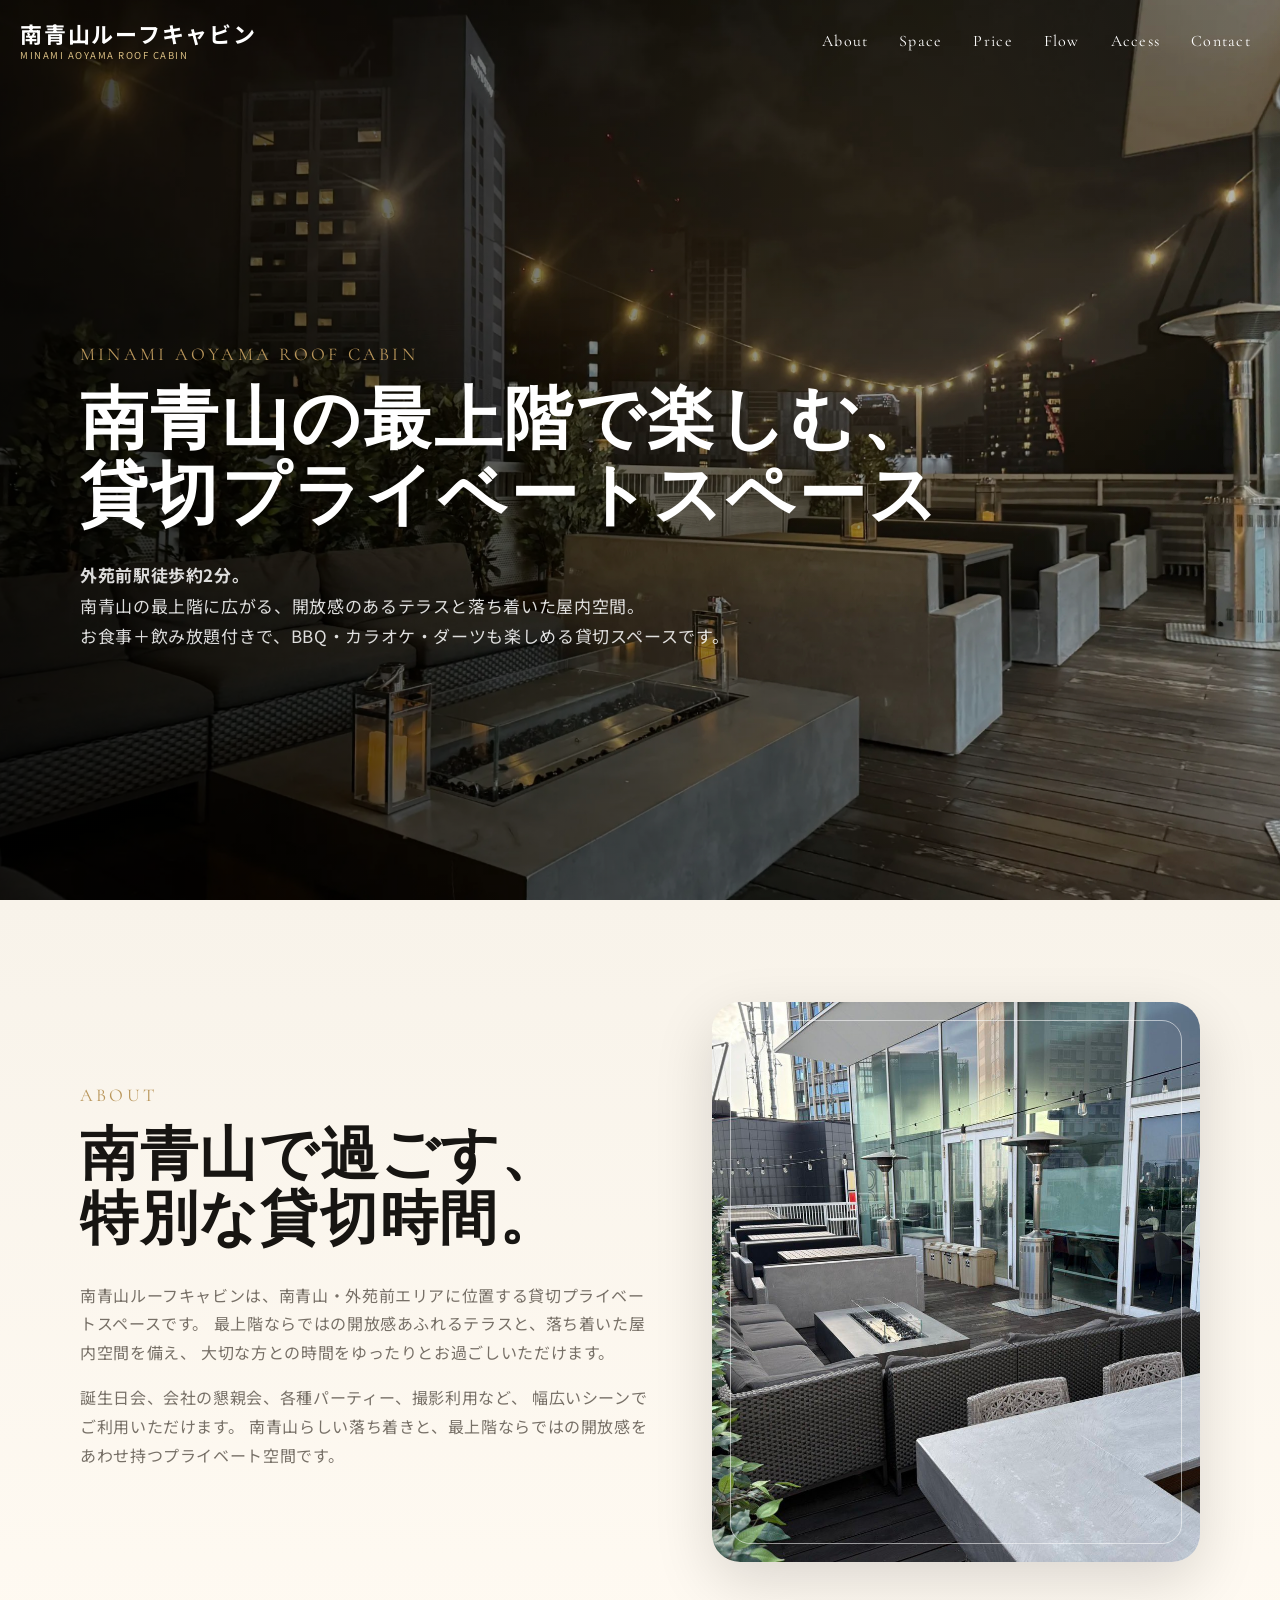
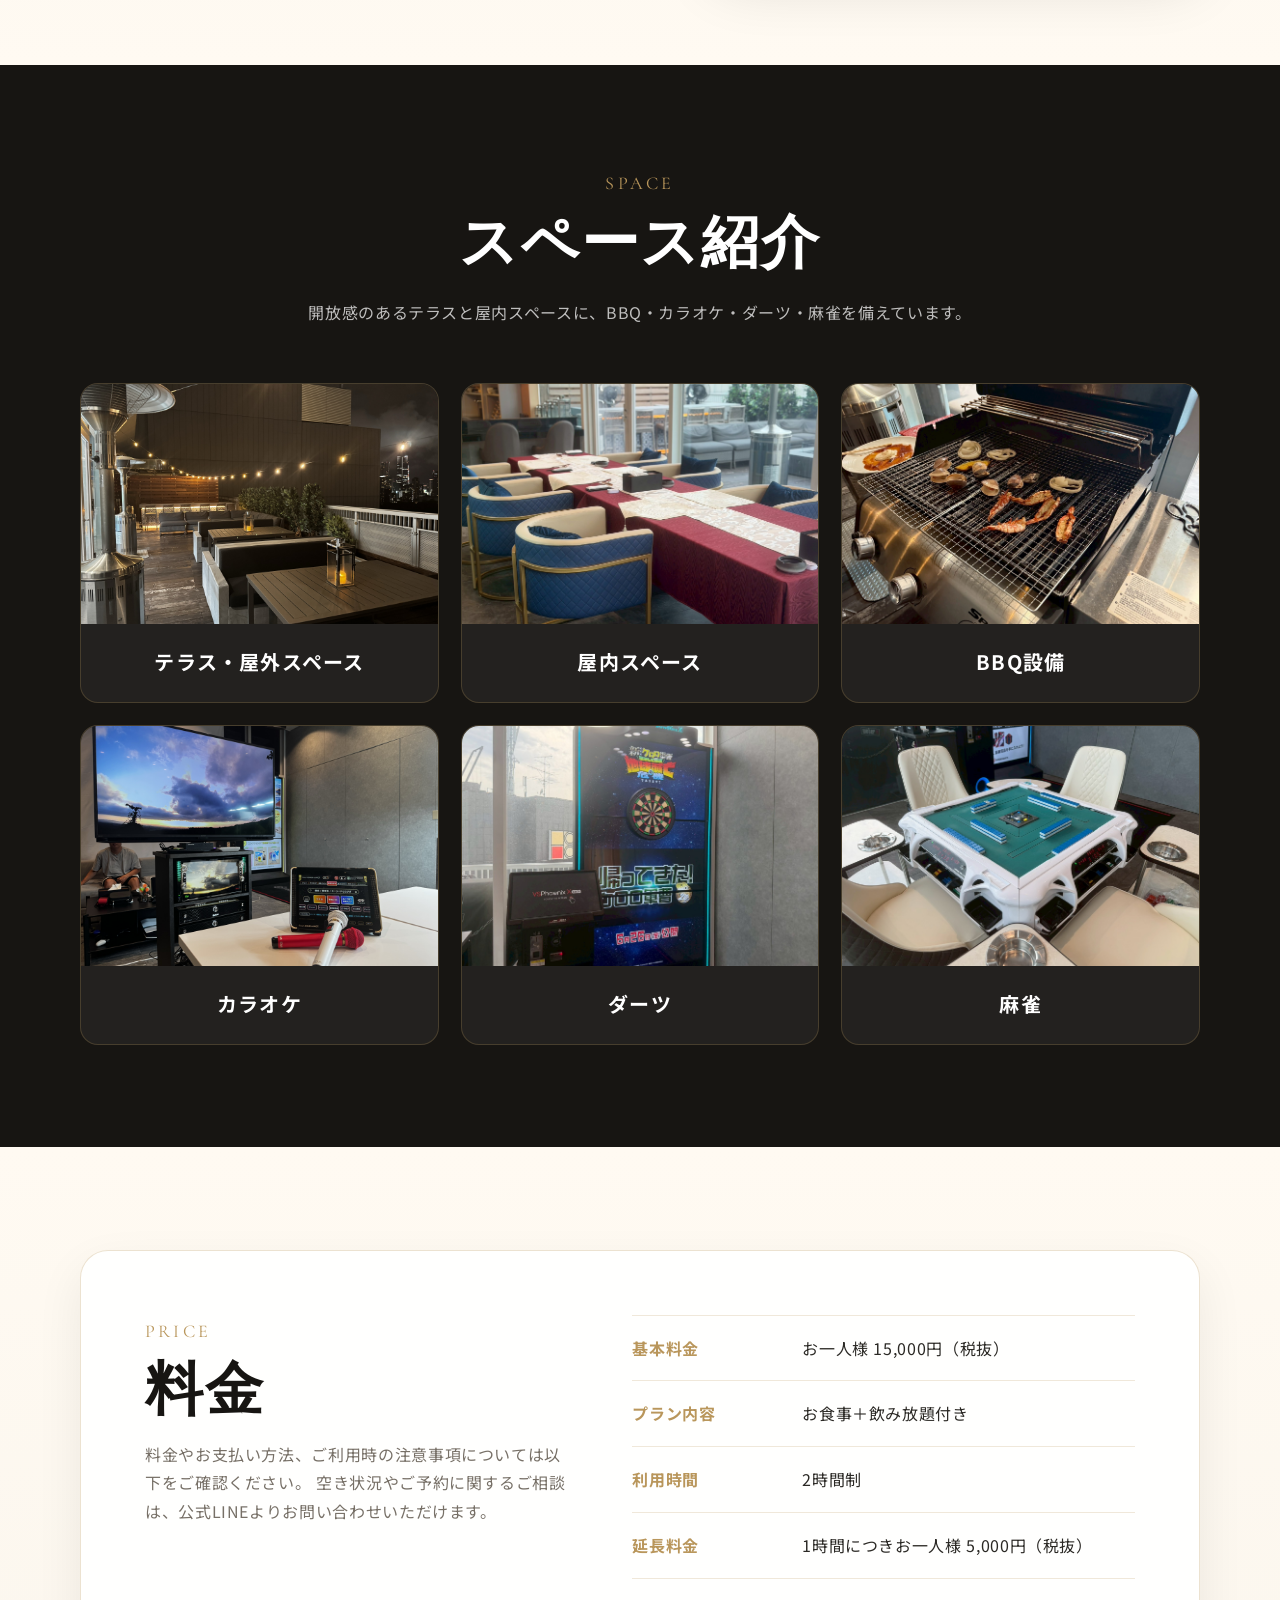
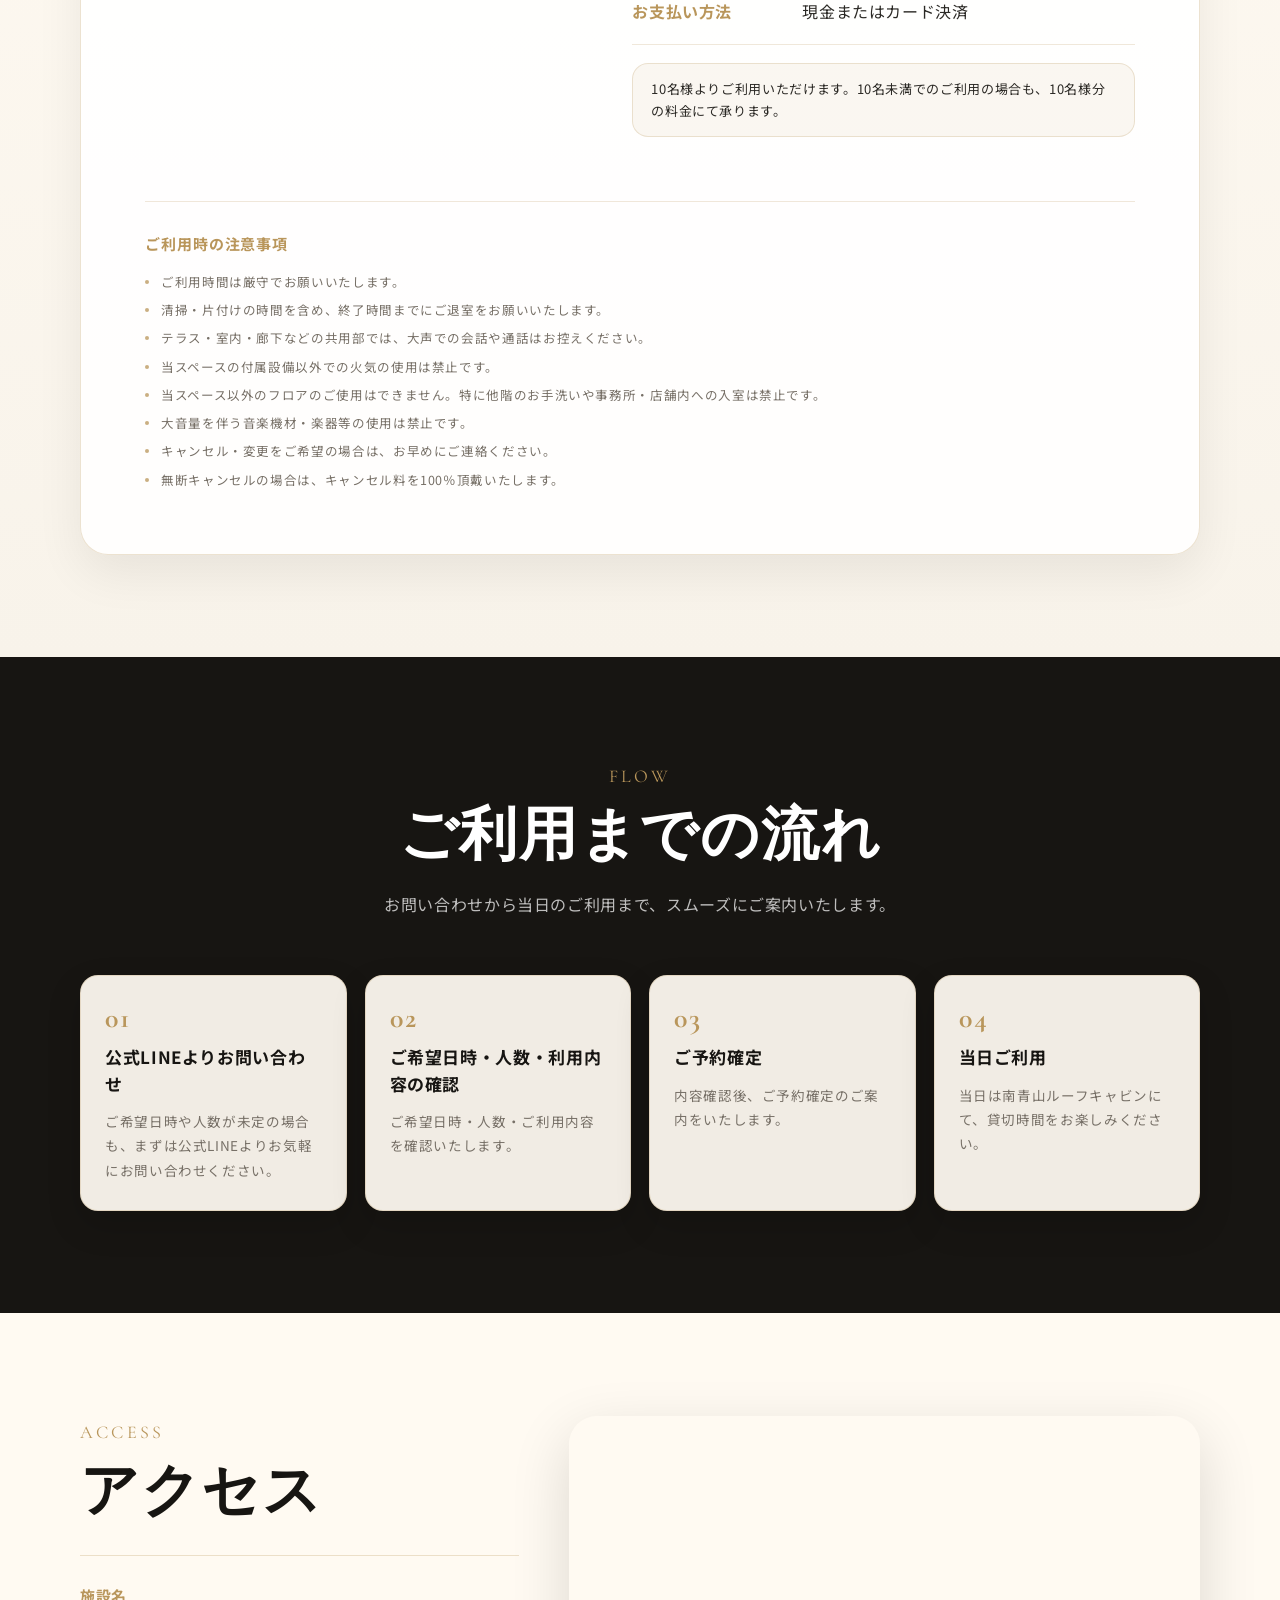
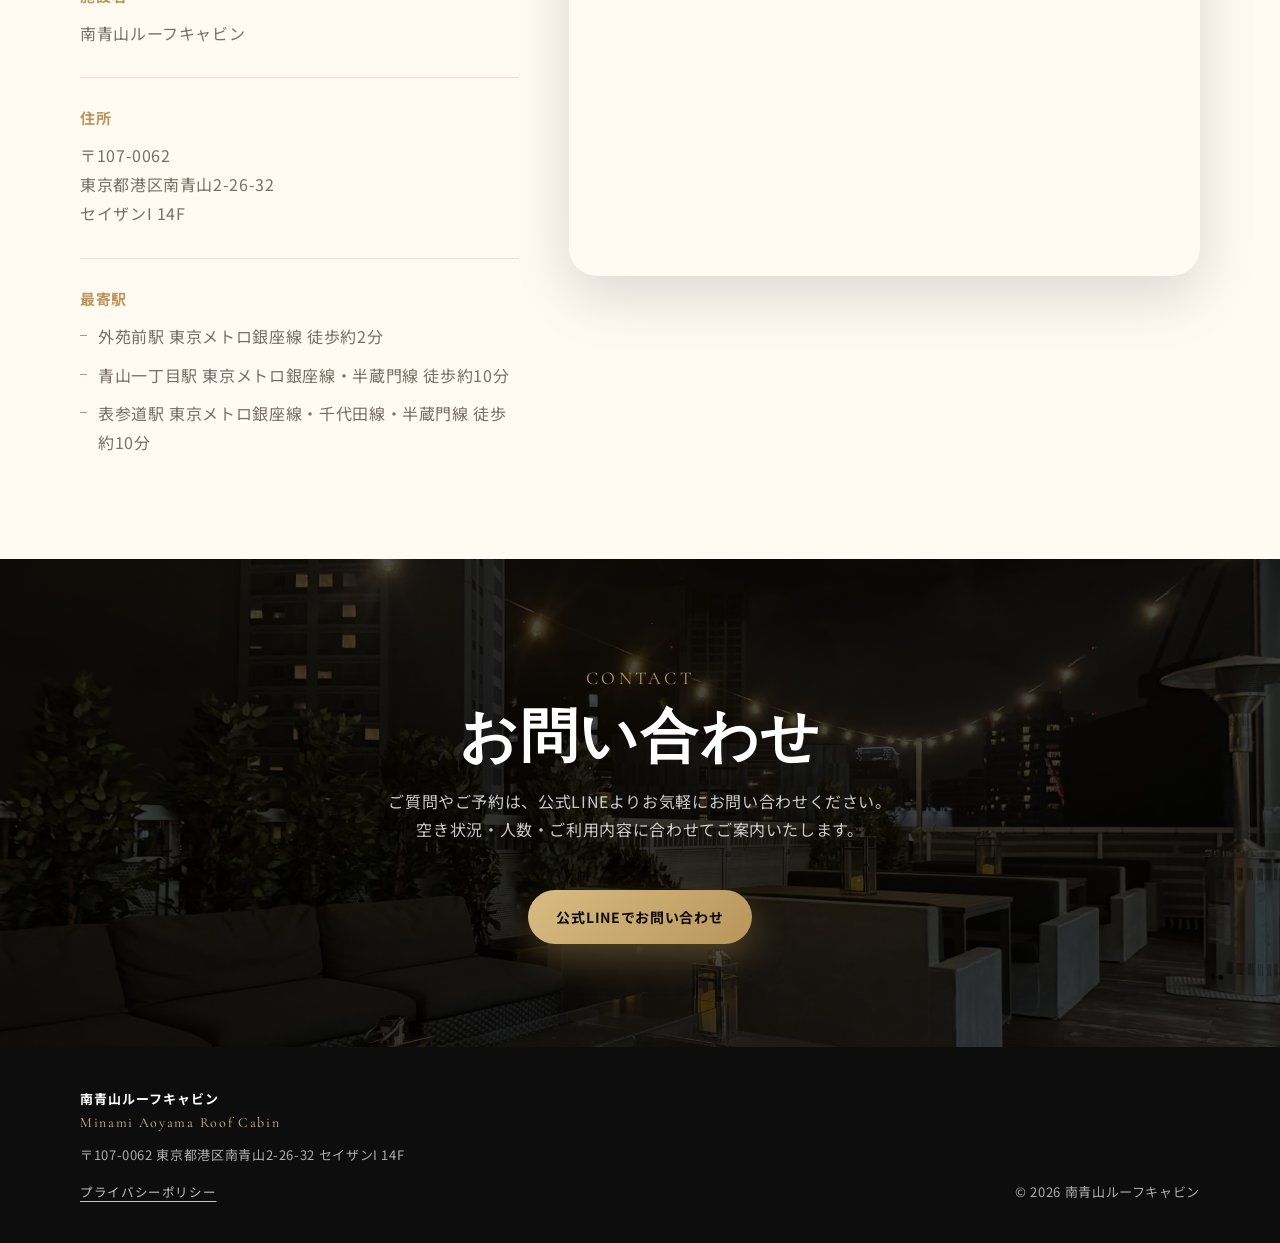
<file: index.html>
<!DOCTYPE html>
<html lang="ja">
<head>
  <meta charset="UTF-8">
  <meta name="viewport" content="width=device-width, initial-scale=1.0">

  <title>南青山ルーフキャビン｜南青山の貸切プライベートスペース</title>
  <meta name="description" content="南青山・外苑前駅徒歩約2分。最上階のテラスと落ち着いた屋内空間を備えた貸切プライベートスペース。BBQ設備、カラオケ、ダーツを楽しめる、お食事＋飲み放題付きプランをご用意しています。">

  <link rel="icon" href="images/favicon.ico">
  <link rel="apple-touch-icon" href="images/apple-touch-icon.png">

  <!--
    OGP設定について：
    現在はGitHub Pagesの仮公開URLを設定しています。
    本番サーバー・サブドメインへ移行後は、以下のURLを本番URLに差し替えてください。

    差し替え対象：
    ・og:url
    ・og:image
    ・twitter:image

    例：
    仮URL：
    https://yanauchi-sayaka.github.io/seizan_mock/

    本番URLに差し替え：
    https://本番サブドメイン/

    差し替え後の例：
    og:url → https://本番サブドメイン/
    og:image → https://本番サブドメイン/images/ogp.jpg
    twitter:image → https://本番サブドメイン/images/ogp.jpg
  -->
  <meta property="og:type" content="website">
  <meta property="og:title" content="南青山ルーフキャビン｜外苑前駅徒歩約2分の貸切スペース">
  <meta property="og:description" content="南青山・外苑前駅徒歩約2分。最上階のテラスと落ち着いた屋内空間を備えた貸切プライベートスペース。BBQ・カラオケ・ダーツも楽しめる、お食事＋飲み放題付きプランをご用意しています。">
  <meta property="og:url" content="https://yanauchi-sayaka.github.io/seizan_mock/">
  <meta property="og:image" content="https://yanauchi-sayaka.github.io/seizan_mock/images/ogp.jpg">
  <meta property="og:site_name" content="南青山ルーフキャビン">

  <meta name="twitter:card" content="summary_large_image">
  <meta name="twitter:title" content="南青山ルーフキャビン｜外苑前駅徒歩約2分の貸切スペース">
  <meta name="twitter:description" content="南青山・外苑前駅徒歩約2分。最上階テラスと屋内空間を備えた貸切プライベートスペースです。">
  <meta name="twitter:image" content="https://yanauchi-sayaka.github.io/seizan_mock/images/ogp.jpg">

  <link rel="preconnect" href="https://fonts.googleapis.com">
  <link rel="preconnect" href="https://fonts.gstatic.com" crossorigin>
  <link href="https://fonts.googleapis.com/css2?family=Cormorant+Garamond:wght@500;600;700&family=Noto+Sans+JP:wght@400;500;700&display=swap" rel="stylesheet">

  <link rel="stylesheet" href="style.css">
</head>

<body>
  <header class="site-header js-header">
    <div class="header-inner">
      <a href="#top" class="site-logo" aria-label="南青山ルーフキャビン トップへ">
        <span class="logo-main">南青山ルーフキャビン</span>
        <span class="logo-sub">Minami Aoyama Roof Cabin</span>
      </a>

      <button class="menu-toggle js-menu-toggle" type="button" aria-label="メニューを開閉する" aria-expanded="false">
        <span></span>
        <span></span>
        <span></span>
      </button>

      <nav class="global-nav js-nav" aria-label="グローバルナビゲーション">
        <ul>
          <li><a href="#about">About</a></li>
          <li><a href="#facility">Space</a></li>
          <li><a href="#price">Price</a></li>
          <li><a href="#flow">Flow</a></li>
          <li><a href="#access">Access</a></li>
          <li><a href="#contact" class="nav-contact">Contact</a></li>
        </ul>
      </nav>
    </div>
  </header>

  <main id="top">
    <section class="hero">
      <div class="hero-overlay"></div>

      <div class="hero-content">
        <p class="section-label">Minami Aoyama Roof Cabin</p>

        <h1>
          <span>南青山の最上階で楽しむ、</span>
          <span class="hero-title-last">貸切プライベートスペース</span>
        </h1>

        <p class="hero-text">
          <strong>外苑前駅徒歩約2分。</strong><br>
          南青山の最上階に広がる、開放感のあるテラスと落ち着いた屋内空間。<br>
          お食事＋飲み放題付きで、BBQ・カラオケ・ダーツも楽しめる貸切スペースです。
        </p>
      </div>
    </section>

    <section id="about" class="section about-section">
      <div class="container about-grid">
        <div class="about-text">
          <p class="section-label">About</p>
          <h2 class="section-title">南青山で過ごす、<br>特別な貸切時間。</h2>

          <p>
            南青山ルーフキャビンは、南青山・外苑前エリアに位置する貸切プライベートスペースです。
            最上階ならではの開放感あふれるテラスと、落ち着いた屋内空間を備え、
            大切な方との時間をゆったりとお過ごしいただけます。
          </p>

          <p>
            誕生日会、会社の懇親会、各種パーティー、撮影利用など、
            幅広いシーンでご利用いただけます。
            南青山らしい落ち着きと、最上階ならではの開放感をあわせ持つプライベート空間です。
          </p>
        </div>

        <div class="about-image">
          <picture>
            <source media="(max-width: 768px)" srcset="images/about.jpg">
            <img src="images/about.jpg" alt="南青山ルーフキャビンの室内イメージ" loading="lazy">
          </picture>
        </div>
      </div>
    </section>

    <section id="facility" class="section facility-section">
      <div class="container">
        <div class="section-heading">
          <p class="section-label">Space</p>
          <h2 class="section-title">スペース紹介</h2>
          <p class="section-lead">
            開放感のあるテラスと屋内スペースに、BBQ・カラオケ・ダーツ・麻雀を備えています。
          </p>
        </div>

        <div class="facility-grid">
          <article class="facility-card">
            <div class="facility-image facility-image--terrace">
              <picture>
                <source media="(max-width: 768px)" srcset="images/terrace.jpg">
                <img src="images/terrace.jpg" alt="テラス・屋外スペース" loading="lazy">
              </picture>
            </div>
            <div class="facility-body">
              <h3>テラス・屋外スペース</h3>
            </div>
          </article>

          <article class="facility-card">
            <div class="facility-image facility-image--indoor">
              <picture>
                <source media="(max-width: 768px)" srcset="images/indoor.jpg">
                <img src="images/indoor.jpg" alt="屋内スペース" loading="lazy">
              </picture>
            </div>
            <div class="facility-body">
              <h3>屋内スペース</h3>
            </div>
          </article>

          <article class="facility-card">
            <div class="facility-image facility-image--bbq">
              <picture>
                <source media="(max-width: 768px)" srcset="images/bbq.jpg">
                <img src="images/bbq.jpg" alt="BBQ設備" loading="lazy">
              </picture>
            </div>
            <div class="facility-body">
              <h3>BBQ設備</h3>
            </div>
          </article>

          <article class="facility-card">
            <div class="facility-image facility-image--karaoke">
              <picture>
                <source media="(max-width: 768px)" srcset="images/karaoke.jpg">
                <img src="images/karaoke.jpg" alt="カラオケ" loading="lazy">
              </picture>
            </div>
            <div class="facility-body">
              <h3>カラオケ</h3>
            </div>
          </article>

          <article class="facility-card">
            <div class="facility-image facility-image--darts">
              <picture>
                <source media="(max-width: 768px)" srcset="images/darts.jpg">
                <img src="images/darts.jpg" alt="ダーツ" loading="lazy">
              </picture>
            </div>
            <div class="facility-body">
              <h3>ダーツ</h3>
            </div>
          </article>

          <article class="facility-card">
            <div class="facility-image facility-image--mahjong">
              <picture>
                <source media="(max-width: 768px)" srcset="images/mahjong.jpg">
                <img src="images/mahjong.jpg" alt="麻雀" loading="lazy">
              </picture>
            </div>
            <div class="facility-body">
              <h3>麻雀</h3>
            </div>
          </article>
        </div>
      </div>
    </section>

    <section id="price" class="section price-section">
      <div class="container price-box">
        <div class="price-text">
          <p class="section-label">Price</p>
          <h2 class="section-title">料金</h2>
          <p>
            料金やお支払い方法、ご利用時の注意事項については以下をご確認ください。
            空き状況やご予約に関するご相談は、公式LINEよりお問い合わせいただけます。
          </p>
        </div>

        <div class="price-list">
          <dl>
            <div>
              <dt>基本料金</dt>
              <dd>お一人様 15,000円（税抜）</dd>
            </div>

            <div>
              <dt>プラン内容</dt>
              <dd>お食事＋飲み放題付き</dd>
            </div>

            <div>
              <dt>利用時間</dt>
              <dd>2時間制</dd>
            </div>

            <div>
              <dt>延長料金</dt>
              <dd>1時間につきお一人様 5,000円（税抜）</dd>
            </div>

            <div>
              <dt>お支払い方法</dt>
              <dd>現金またはカード決済</dd>
            </div>
          </dl>

          <p class="price-minimum-note">
            10名様よりご利用いただけます。10名未満でのご利用の場合も、10名様分の料金にて承ります。
          </p>
        </div>

        <div class="price-notes">
          <h3>ご利用時の注意事項</h3>
          <ul>
            <li>ご利用時間は厳守でお願いいたします。</li>
            <li>清掃・片付けの時間を含め、終了時間までにご退室をお願いいたします。</li>
            <li>テラス・室内・廊下などの共用部では、大声での会話や通話はお控えください。</li>
            <li>当スペースの付属設備以外での火気の使用は禁止です。</li>
            <li>当スペース以外のフロアのご使用はできません。特に他階のお手洗いや事務所・店舗内への入室は禁止です。</li>
            <li>大音量を伴う音楽機材・楽器等の使用は禁止です。</li>
            <li>キャンセル・変更をご希望の場合は、お早めにご連絡ください。</li>
            <li>無断キャンセルの場合は、キャンセル料を100％頂戴いたします。</li>
          </ul>
        </div>
      </div>
    </section>

    <section id="flow" class="section flow-section">
      <div class="container">
        <div class="section-heading">
          <p class="section-label">Flow</p>
          <h2 class="section-title">ご利用までの流れ</h2>
          <p class="section-lead">
            お問い合わせから当日のご利用まで、スムーズにご案内いたします。
          </p>
        </div>

        <div class="flow-grid">
          <article class="flow-card">
            <p class="flow-number">01</p>
            <h3>公式LINEよりお問い合わせ</h3>
            <p>ご希望日時や人数が未定の場合も、まずは公式LINEよりお気軽にお問い合わせください。</p>
          </article>

          <article class="flow-card">
            <p class="flow-number">02</p>
            <h3>ご希望日時・人数・利用内容の確認</h3>
            <p>ご希望日時・人数・ご利用内容を確認いたします。</p>
          </article>

          <article class="flow-card">
            <p class="flow-number">03</p>
            <h3>ご予約確定</h3>
            <p>内容確認後、ご予約確定のご案内をいたします。</p>
          </article>

          <article class="flow-card">
            <p class="flow-number">04</p>
            <h3>当日ご利用</h3>
            <p>当日は南青山ルーフキャビンにて、貸切時間をお楽しみください。</p>
          </article>
        </div>
      </div>
    </section>

    <section id="access" class="section access-section">
      <div class="container access-grid">
        <div class="access-info">
          <p class="section-label">Access</p>
          <h2 class="section-title">アクセス</h2>

          <div class="access-block">
            <h3>施設名</h3>
            <p>南青山ルーフキャビン</p>
          </div>

          <div class="access-block">
            <h3>住所</h3>
            <p>
              〒107-0062<br>
              東京都港区南青山2-26-32<br>
              セイザンI 14F
            </p>
          </div>

          <div class="access-block">
            <h3>最寄駅</h3>
            <ul class="station-list">
              <li>
                <span class="station-name">外苑前駅</span>
                <span class="station-detail">東京メトロ銀座線 徒歩約2分</span>
              </li>
              <li>
                <span class="station-name">青山一丁目駅</span>
                <span class="station-detail">東京メトロ銀座線・半蔵門線 徒歩約10分</span>
              </li>
              <li>
                <span class="station-name">表参道駅</span>
                <span class="station-detail">東京メトロ銀座線・千代田線・半蔵門線 徒歩約10分</span>
              </li>
            </ul>
          </div>
        </div>

        <div class="map-area">
          <iframe
            src="https://www.google.com/maps?q=%E6%9D%B1%E4%BA%AC%E9%83%BD%E6%B8%AF%E5%8C%BA%E5%8D%97%E9%9D%92%E5%B1%B12-26-32%20%E3%82%BB%E3%82%A4%E3%82%B6%E3%83%B3I%2014F&z=17&output=embed"
            width="600"
            height="450"
            style="border:0;"
            allowfullscreen=""
            loading="lazy"
            referrerpolicy="no-referrer-when-downgrade"
            title="南青山ルーフキャビンの地図">
          </iframe>
        </div>
      </div>
    </section>

    <section id="contact" class="section contact-section">
      <div class="container contact-box">
        <p class="section-label">Contact</p>
        <h2 class="section-title">お問い合わせ</h2>
        <p>
          ご質問やご予約は、公式LINEよりお気軽にお問い合わせください。<br>
          空き状況・人数・ご利用内容に合わせてご案内いたします。
        </p>

        <a href="https://lin.ee/RI3RDkY" class="btn btn-primary js-line-link" target="_blank" rel="noopener">公式LINEでお問い合わせ</a>
      </div>
    </section>
  </main>

  <footer class="site-footer">
    <div class="container footer-inner">
      <div>
        <p class="footer-logo">南青山ルーフキャビン</p>
        <p class="footer-sub">Minami Aoyama Roof Cabin</p>
        <p>〒107-0062 東京都港区南青山2-26-32 セイザンI 14F</p>

        <div class="footer-links">
          <a href="privacy.html">プライバシーポリシー</a>
        </div>
      </div>

      <p class="copyright">
        &copy; <span class="js-year"></span> 南青山ルーフキャビン
      </p>
    </div>
  </footer>

  <script src="script.js"></script>
</body>
</html>
</file>
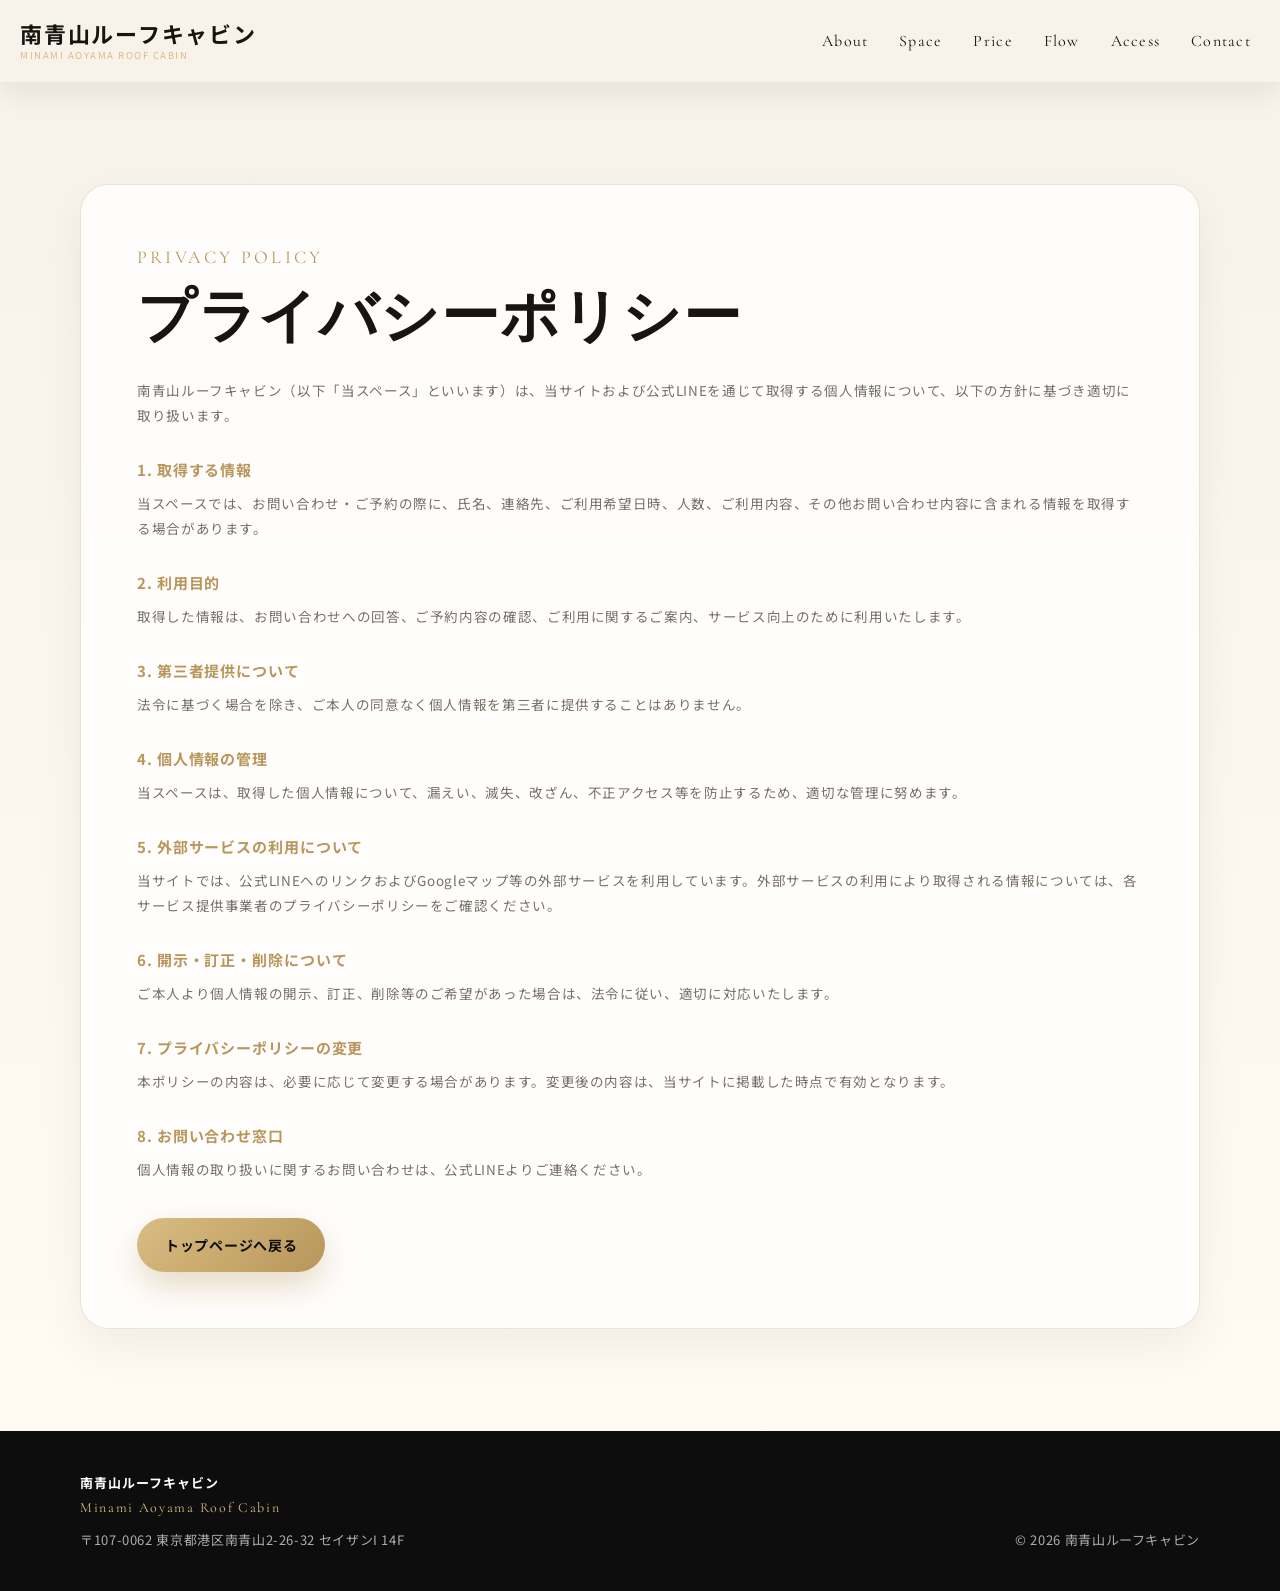
<file: privacy.html>
<!DOCTYPE html>
<html lang="ja">
<head>
  <meta charset="UTF-8">
  <meta name="viewport" content="width=device-width, initial-scale=1.0">

  <title>プライバシーポリシー｜南青山ルーフキャビン</title>
  <meta name="description" content="南青山ルーフキャビンのプライバシーポリシーです。お問い合わせ・ご予約時に取得する個人情報の取り扱いについて記載しています。">

  <link rel="icon" href="images/favicon.ico">
  <link rel="apple-touch-icon" href="images/apple-touch-icon.png">

  <meta property="og:type" content="website">
  <meta property="og:title" content="プライバシーポリシー｜南青山ルーフキャビン">
  <meta property="og:description" content="南青山ルーフキャビンのプライバシーポリシーです。">
  <meta property="og:url" content="https://yanauchi-sayaka.github.io/seizan_mock/privacy.html">
  <meta property="og:image" content="https://yanauchi-sayaka.github.io/seizan_mock/images/ogp.jpg">
  <meta property="og:site_name" content="南青山ルーフキャビン">

  <meta name="twitter:card" content="summary_large_image">
  <meta name="twitter:title" content="プライバシーポリシー｜南青山ルーフキャビン">
  <meta name="twitter:description" content="南青山ルーフキャビンのプライバシーポリシーです。">
  <meta name="twitter:image" content="https://yanauchi-sayaka.github.io/seizan_mock/images/ogp.jpg">

  <link rel="preconnect" href="https://fonts.googleapis.com">
  <link rel="preconnect" href="https://fonts.gstatic.com" crossorigin>
  <link href="https://fonts.googleapis.com/css2?family=Cormorant+Garamond:wght@500;600;700&family=Noto+Sans+JP:wght@400;500;700&display=swap" rel="stylesheet">

  <link rel="stylesheet" href="style.css">
</head>

<body class="sub-page">
  <header class="site-header js-header">
    <div class="header-inner">
      <a href="index.html" class="site-logo" aria-label="南青山ルーフキャビン トップへ">
        <span class="logo-main">南青山ルーフキャビン</span>
        <span class="logo-sub">Minami Aoyama Roof Cabin</span>
      </a>

      <button class="menu-toggle js-menu-toggle" type="button" aria-label="メニューを開閉する" aria-expanded="false">
        <span></span>
        <span></span>
        <span></span>
      </button>

      <nav class="global-nav js-nav" aria-label="グローバルナビゲーション">
        <ul>
          <li><a href="index.html#about">About</a></li>
          <li><a href="index.html#facility">Space</a></li>
          <li><a href="index.html#price">Price</a></li>
          <li><a href="index.html#flow">Flow</a></li>
          <li><a href="index.html#access">Access</a></li>
          <li><a href="index.html#contact" class="nav-contact">Contact</a></li>
        </ul>
      </nav>
    </div>
  </header>

  <main class="sub-page-main">
    <section class="section privacy-page-section">
      <div class="container privacy-box">
        <p class="section-label">Privacy Policy</p>
        <h1 class="section-title">プライバシーポリシー</h1>

        <div class="privacy-content">
          <p>
            南青山ルーフキャビン（以下「当スペース」といいます）は、当サイトおよび公式LINEを通じて取得する個人情報について、以下の方針に基づき適切に取り扱います。
          </p>

          <h2>1. 取得する情報</h2>
          <p>
            当スペースでは、お問い合わせ・ご予約の際に、氏名、連絡先、ご利用希望日時、人数、ご利用内容、その他お問い合わせ内容に含まれる情報を取得する場合があります。
          </p>

          <h2>2. 利用目的</h2>
          <p>
            取得した情報は、お問い合わせへの回答、ご予約内容の確認、ご利用に関するご案内、サービス向上のために利用いたします。
          </p>

          <h2>3. 第三者提供について</h2>
          <p>
            法令に基づく場合を除き、ご本人の同意なく個人情報を第三者に提供することはありません。
          </p>

          <h2>4. 個人情報の管理</h2>
          <p>
            当スペースは、取得した個人情報について、漏えい、滅失、改ざん、不正アクセス等を防止するため、適切な管理に努めます。
          </p>

          <h2>5. 外部サービスの利用について</h2>
          <p>
            当サイトでは、公式LINEへのリンクおよびGoogleマップ等の外部サービスを利用しています。外部サービスの利用により取得される情報については、各サービス提供事業者のプライバシーポリシーをご確認ください。
          </p>

          <h2>6. 開示・訂正・削除について</h2>
          <p>
            ご本人より個人情報の開示、訂正、削除等のご希望があった場合は、法令に従い、適切に対応いたします。
          </p>

          <h2>7. プライバシーポリシーの変更</h2>
          <p>
            本ポリシーの内容は、必要に応じて変更する場合があります。変更後の内容は、当サイトに掲載した時点で有効となります。
          </p>

          <h2>8. お問い合わせ窓口</h2>
          <p>
            個人情報の取り扱いに関するお問い合わせは、公式LINEよりご連絡ください。
          </p>
        </div>

        <div class="privacy-actions">
          <a href="index.html" class="btn btn-primary">トップページへ戻る</a>
        </div>
      </div>
    </section>
  </main>

  <footer class="site-footer">
    <div class="container footer-inner">
      <div>
        <p class="footer-logo">南青山ルーフキャビン</p>
        <p class="footer-sub">Minami Aoyama Roof Cabin</p>
        <p>〒107-0062 東京都港区南青山2-26-32 セイザンI 14F</p>
      </div>

      <p class="copyright">
        &copy; <span class="js-year"></span> 南青山ルーフキャビン
      </p>
    </div>
  </footer>

  <script src="script.js"></script>
</body>
</html>
</file>
<file: style.css>
/* =========================
  基本設定
========================= */
:root {
  --color-black: #0d0d0d;
  --color-dark: #171512;
  --color-white: #ffffff;
  --color-cream: #f8f3ea;
  --color-beige: #d8c7a6;
  --color-gold: #b9965b;
  --color-gold-light: #d8bd82;
  --color-text: #2b2925;
  --color-muted: #777067;
  --color-border: rgba(185, 150, 91, 0.28);

  --font-serif: "Cormorant Garamond", serif;
  --font-sans: "Noto Sans JP", sans-serif;

  --header-height: 82px;
  --radius-large: 28px;
  --radius-medium: 18px;
  --shadow: 0 20px 60px rgba(0, 0, 0, 0.14);
}

*,
*::before,
*::after {
  box-sizing: border-box;
}

html {
  scroll-behavior: smooth;
  overflow-x: hidden;
}

body {
  margin: 0;
  font-family: var(--font-sans);
  color: var(--color-text);
  background: var(--color-cream);
  line-height: 1.8;
  letter-spacing: 0.04em;
  overflow-x: hidden;
}

body.is-menu-open {
  overflow: hidden;
  height: 100svh;
}

img,
picture {
  max-width: 100%;
  display: block;
}

img {
  height: auto;
}

a {
  color: inherit;
  text-decoration: none;
}

button {
  font-family: inherit;
}

ul,
ol {
  margin: 0;
  padding: 0;
}

li {
  list-style: none;
}

section {
  scroll-margin-top: var(--header-height);
}

.container {
  width: min(1120px, calc(100% - 40px));
  margin: 0 auto;
}

.section {
  padding: clamp(72px, 8vw, 110px) 0;
}

.section-label {
  margin: 0 0 12px;
  font-family: var(--font-serif);
  font-size: clamp(15px, 1.6vw, 18px);
  color: var(--color-gold);
  letter-spacing: 0.18em;
  text-transform: uppercase;
}

.section-title {
  margin: 0;
  font-family: var(--font-serif);
  font-size: clamp(34px, 4.5vw, 58px);
  line-height: 1.12;
  color: var(--color-dark);
  letter-spacing: 0.03em;
}

.section-lead {
  max-width: 720px;
  margin: 22px auto 0;
  color: var(--color-muted);
}

.section-heading {
  text-align: center;
  margin-bottom: clamp(36px, 5vw, 56px);
}

/* =========================
  ボタン
========================= */
.btn {
  display: inline-flex;
  align-items: center;
  justify-content: center;
  max-width: 100%;
  min-height: 54px;
  padding: 0 28px;
  border-radius: 999px;
  font-size: 14px;
  font-weight: 700;
  letter-spacing: 0.05em;
  text-align: center;
  line-height: 1.45;
  transition: transform 0.25s ease, box-shadow 0.25s ease, background 0.25s ease, color 0.25s ease;
}

.btn:hover {
  transform: translateY(-2px);
}

.btn-primary {
  color: var(--color-black);
  background: linear-gradient(135deg, var(--color-gold-light), var(--color-gold));
  box-shadow: 0 14px 34px rgba(185, 150, 91, 0.35);
}

.btn-primary:hover {
  box-shadow: 0 18px 42px rgba(185, 150, 91, 0.45);
}

/* =========================
  Header
========================= */
.site-header {
  position: fixed;
  top: 0;
  left: 0;
  z-index: 1000;
  width: 100%;
  height: var(--header-height);
  color: var(--color-white);
  transition: background 0.25s ease, box-shadow 0.25s ease, color 0.25s ease;
}

.site-header.is-scrolled,
.site-header.is-menu-open,
.sub-page .site-header {
  color: var(--color-dark);
  background: rgba(248, 243, 234, 0.94);
  box-shadow: 0 10px 30px rgba(0, 0, 0, 0.08);
  backdrop-filter: blur(12px);
}

.header-inner {
  width: min(1240px, calc(100% - 40px));
  height: 100%;
  margin: 0 auto;
  display: flex;
  align-items: center;
  justify-content: space-between;
  gap: 24px;
}

.site-logo {
  display: inline-flex;
  flex-direction: column;
  line-height: 1.1;
  flex-shrink: 0;
  max-width: 420px;
}

.logo-main {
  font-family: var(--font-sans);
  font-size: 22px;
  font-weight: 700;
  letter-spacing: 0.08em;
  white-space: nowrap;
}

.logo-sub {
  margin-top: 5px;
  font-size: 9.5px;
  letter-spacing: 0.16em;
  text-transform: uppercase;
  color: var(--color-gold-light);
  white-space: nowrap;
}

.global-nav ul {
  display: flex;
  align-items: center;
  gap: clamp(6px, 1vw, 14px);
}

.global-nav a {
  position: relative;
  display: inline-flex;
  align-items: center;
  min-height: 40px;
  padding: 8px 9px;
  border-radius: 999px;
  font-family: var(--font-serif);
  font-size: 16px;
  letter-spacing: 0.08em;
  color: currentColor;
  transition: color 0.25s ease, background 0.25s ease;
}

.global-nav a::after {
  content: "";
  position: absolute;
  left: 14px;
  right: 14px;
  bottom: 5px;
  height: 1px;
  background: var(--color-gold);
  opacity: 0;
  transform: scaleX(0);
  transform-origin: center;
  transition: opacity 0.25s ease, transform 0.25s ease;
}

.global-nav a:hover {
  color: var(--color-gold-light);
  background: rgba(185, 150, 91, 0.12);
}

.site-header.is-scrolled .global-nav a:hover,
.site-header.is-menu-open .global-nav a:hover,
.sub-page .site-header .global-nav a:hover {
  color: var(--color-gold);
}

.global-nav a:hover::after {
  opacity: 1;
  transform: scaleX(1);
}

.nav-contact {
  border: 0;
  background: transparent;
}

.menu-toggle {
  display: none;
}

/* =========================
  First View
========================= */
.hero {
  position: relative;
  min-height: 100svh;
  padding: clamp(128px, 14vw, 170px) 0 clamp(56px, 7vw, 80px);
  display: flex;
  align-items: center;
  color: var(--color-white);
  background-image: url("images/hero.jpg");
  background-size: cover;
  background-position: center;
  overflow: hidden;
}

.hero-overlay {
  position: absolute;
  inset: 0;
  background:
    linear-gradient(90deg, rgba(0, 0, 0, 0.78), rgba(0, 0, 0, 0.46), rgba(0, 0, 0, 0.28)),
    radial-gradient(circle at 70% 20%, rgba(185, 150, 91, 0.22), transparent 38%);
}

.hero-content {
  position: relative;
  z-index: 1;
  width: min(1120px, calc(100% - 40px));
  margin: 0 auto;
}

.hero h1 {
  max-width: 820px;
  margin: 0;
  font-family: var(--font-serif);
  font-size: clamp(44px, 5.3vw, 72px);
  line-height: 1.12;
  letter-spacing: 0.035em;
  word-break: keep-all;
}

.hero h1 span {
  display: block;
}

.hero-title-last {
  white-space: nowrap;
}

.hero-text {
  max-width: 720px;
  margin: 26px 0 0;
  font-size: clamp(15px, 1.5vw, 17px);
  color: rgba(255, 255, 255, 0.86);
}

/* =========================
  About
========================= */
.about-section {
  background:
    linear-gradient(180deg, var(--color-cream), #fffaf2);
}

.about-grid {
  display: grid;
  grid-template-columns: minmax(0, 1fr) minmax(340px, 0.86fr);
  gap: clamp(36px, 5vw, 64px);
  align-items: center;
}

.about-text p:not(.section-label) {
  color: var(--color-muted);
}

.about-text .section-title {
  margin-bottom: 28px;
}

.about-image {
  position: relative;
  border-radius: var(--radius-large);
  overflow: hidden;
  box-shadow: var(--shadow);
}

.about-image::before {
  content: "";
  position: absolute;
  inset: 18px;
  z-index: 1;
  border: 1px solid rgba(255, 255, 255, 0.55);
  border-radius: 20px;
  pointer-events: none;
}

.about-image img {
  width: 100%;
  height: clamp(360px, 45vw, 560px);
  object-fit: cover;
  object-position: center;
}

/* =========================
  Card
========================= */
.facility-card h3,
.flow-card h3 {
  margin: 0 0 14px;
  font-size: clamp(18px, 2vw, 20px);
  color: var(--color-dark);
}

/* =========================
  Facilities
========================= */
.facility-section {
  background: var(--color-dark);
  color: var(--color-white);
}

.facility-section .section-title {
  color: var(--color-white);
}

.facility-section .section-lead {
  color: rgba(255, 255, 255, 0.72);
}

.facility-grid {
  display: grid;
  grid-template-columns: repeat(3, minmax(0, 1fr));
  gap: 22px;
}

.facility-card {
  overflow: hidden;
  border: 1px solid rgba(185, 150, 91, 0.24);
  border-radius: var(--radius-medium);
  background: rgba(255, 255, 255, 0.055);
}

.facility-image,
.facility-image picture {
  width: 100%;
  display: block;
  overflow: hidden;
}

.facility-image img {
  width: 100%;
  height: clamp(210px, 22vw, 240px);
  object-fit: cover;
  object-position: center;
  transition: transform 0.35s ease;
}

.facility-image--terrace img {
  object-position: center center;
}

.facility-image--indoor img {
  object-position: center center;
}

.facility-image--bbq img {
  object-position: center center;
}

.facility-image--karaoke img {
  object-position: center center;
}

.facility-image--darts img {
  object-position: center center;
}

.facility-image--mahjong img {
  object-position: center center;
}

.facility-card:hover .facility-image img {
  transform: scale(1.05);
}

.facility-body {
  padding: 20px 24px 22px;
  text-align: center;
}

.facility-card h3 {
  margin: 0;
  color: var(--color-white);
  letter-spacing: 0.06em;
}

/* =========================
  Price
========================= */
.price-section {
  background:
    linear-gradient(180deg, #fffaf2, var(--color-cream));
  color: var(--color-text);
}

.price-box {
  display: grid;
  grid-template-columns: minmax(0, 0.85fr) minmax(0, 1fr);
  gap: clamp(36px, 5vw, 60px);
  align-items: start;
  padding: clamp(36px, 5vw, 64px);
  border: 1px solid var(--color-border);
  border-radius: var(--radius-large);
  background: rgba(255, 255, 255, 0.9);
  box-shadow: 0 18px 48px rgba(0, 0, 0, 0.07);
}

.price-section .section-title {
  color: var(--color-dark);
}

.price-text p:not(.section-label) {
  color: var(--color-muted);
}

.price-list dl {
  margin: 0;
}

.price-list dl div {
  display: grid;
  grid-template-columns: 150px minmax(0, 1fr);
  gap: 20px;
  padding: 18px 0;
  border-bottom: 1px solid rgba(185, 150, 91, 0.22);
}

.price-list dl div:first-child {
  border-top: 1px solid rgba(185, 150, 91, 0.22);
}

.price-list dt {
  color: var(--color-gold);
  font-weight: 700;
}

.price-list dd {
  margin: 0;
  color: var(--color-text);
}

.price-minimum-note {
  margin: 18px 0 0;
  padding: 14px 18px;
  border: 1px solid rgba(185, 150, 91, 0.24);
  border-radius: 16px;
  color: var(--color-text);
  background: rgba(185, 150, 91, 0.08);
  font-size: 13px;
  line-height: 1.7;
}

.price-notes {
  grid-column: 1 / -1;
  margin-top: 4px;
  padding-top: 28px;
  border-top: 1px solid rgba(185, 150, 91, 0.22);
}

.price-notes h3 {
  margin: 0 0 14px;
  color: var(--color-gold);
  font-size: 15px;
  letter-spacing: 0.06em;
}

.price-notes ul {
  display: grid;
  gap: 7px;
}

.price-notes li {
  position: relative;
  padding-left: 16px;
  color: var(--color-muted);
  font-size: 12.5px;
  line-height: 1.7;
}

.price-notes li::before {
  content: "";
  position: absolute;
  top: 0.72em;
  left: 0;
  width: 4px;
  height: 4px;
  border-radius: 50%;
  background: var(--color-gold);
  opacity: 0.76;
}

/* =========================
  Flow
========================= */
.flow-section {
  background: var(--color-dark);
  color: var(--color-white);
}

.flow-section .section-title {
  color: var(--color-white);
}

.flow-section .section-lead {
  color: rgba(255, 255, 255, 0.72);
}

.flow-grid {
  display: grid;
  grid-template-columns: repeat(4, minmax(0, 1fr));
  gap: 18px;
}

.flow-card {
  min-height: 100%;
  padding: 28px 24px;
  border: 1px solid rgba(185, 150, 91, 0.24);
  border-radius: var(--radius-medium);
  background: rgba(255, 250, 242, 0.94);
  box-shadow: 0 14px 34px rgba(0, 0, 0, 0.16);
}

.flow-number {
  margin: 0 0 12px;
  font-family: var(--font-serif);
  color: var(--color-gold);
  font-size: 28px;
  font-weight: 700;
  line-height: 1;
  letter-spacing: 0.08em;
}

.flow-card h3 {
  margin-bottom: 12px;
  font-size: 17px;
  line-height: 1.55;
}

.flow-card p:not(.flow-number) {
  margin: 0;
  color: var(--color-muted);
  font-size: 13.5px;
}

/* =========================
  Access
========================= */
.access-section {
  background: #fffaf2;
}

.access-grid {
  display: grid;
  grid-template-columns: minmax(0, 0.82fr) minmax(0, 1.18fr);
  gap: clamp(36px, 5vw, 50px);
  align-items: start;
}

.access-block {
  margin-top: 30px;
  padding-top: 26px;
  border-top: 1px solid var(--color-border);
}

.access-block h3 {
  margin: 0 0 10px;
  font-size: 15px;
  color: var(--color-gold);
}

.access-block p {
  margin: 0;
  color: var(--color-muted);
}

.station-list li {
  position: relative;
  padding-left: 18px;
  margin-top: 10px;
  color: var(--color-muted);
}

.station-list li::before {
  content: "";
  position: absolute;
  left: 0;
  top: 0.82em;
  width: 7px;
  height: 1px;
  background: var(--color-gold);
}

.station-name,
.station-detail {
  display: inline;
}

/* =========================
  Map
========================= */
.map-area {
  overflow: hidden;
  border-radius: var(--radius-large);
  box-shadow: var(--shadow);
  min-height: 460px;
}

.map-area iframe {
  width: 100%;
  height: 460px;
  display: block;
}

/* =========================
  Contact
========================= */
.contact-section {
  position: relative;
  color: var(--color-white);
  background:
    linear-gradient(rgba(0, 0, 0, 0.72), rgba(0, 0, 0, 0.76)),
    url("images/hero.jpg") center / cover;
}

.contact-box {
  max-width: 820px;
  text-align: center;
}

.contact-section .section-title {
  color: var(--color-white);
}

.contact-box p:not(.section-label) {
  color: rgba(255, 255, 255, 0.78);
}

.contact-box .btn {
  margin-top: 30px;
}

/* =========================
  Sub Page / Privacy
========================= */
.sub-page {
  background:
    linear-gradient(180deg, var(--color-cream), #fffaf2);
}

.sub-page-main {
  padding-top: var(--header-height);
}

.privacy-page-section {
  min-height: calc(100svh - var(--header-height));
  background:
    linear-gradient(180deg, var(--color-cream), #fffaf2);
}

.privacy-box {
  padding: clamp(32px, 5vw, 56px);
  border: 1px solid var(--color-border);
  border-radius: var(--radius-large);
  background: rgba(255, 255, 255, 0.82);
  box-shadow: 0 18px 48px rgba(0, 0, 0, 0.06);
}

.privacy-box .section-title {
  color: var(--color-dark);
}

.privacy-content {
  margin-top: 28px;
  color: var(--color-muted);
}

.privacy-content p {
  margin: 0;
  font-size: 13.5px;
  line-height: 1.85;
}

.privacy-content h2 {
  margin: 28px 0 8px;
  color: var(--color-gold);
  font-size: 15px;
  letter-spacing: 0.06em;
}

.privacy-actions {
  margin-top: 36px;
}

/* =========================
  Footer
========================= */
.site-footer {
  padding: 40px 0;
  color: rgba(255, 255, 255, 0.66);
  background: var(--color-black);
}

.footer-inner {
  display: flex;
  justify-content: space-between;
  gap: 30px;
  align-items: flex-end;
}

.footer-logo {
  margin: 0 0 4px;
  font-family: var(--font-sans);
  font-size: 24px;
  font-weight: 700;
  color: var(--color-white);
  letter-spacing: 0.08em;
}

.footer-sub {
  margin: 0 0 8px !important;
  font-family: var(--font-serif);
  color: var(--color-gold-light);
  font-size: 14px !important;
  letter-spacing: 0.12em;
}

.site-footer p {
  margin: 0;
  font-size: 13px;
}

.footer-links {
  display: flex;
  flex-wrap: wrap;
  gap: 14px;
  margin-top: 14px;
}

.footer-links a {
  color: rgba(255, 255, 255, 0.74);
  font-size: 12.5px;
  text-decoration: underline;
  text-underline-offset: 4px;
  transition: color 0.25s ease;
}

.footer-links a:hover {
  color: var(--color-gold-light);
}

.copyright {
  white-space: nowrap;
}

/* =========================
  タブレット
========================= */
@media (max-width: 1180px) {
  .header-inner {
    gap: 16px;
  }

  .logo-main {
    font-size: 20px;
    letter-spacing: 0.06em;
  }

  .logo-sub {
    font-size: 8.5px;
    letter-spacing: 0.12em;
  }

  .global-nav ul {
    gap: 4px;
  }

  .global-nav a {
    font-size: 15px;
    padding: 8px 7px;
  }
}

@media (max-width: 1080px) {
  .hero h1 {
    max-width: 720px;
    font-size: clamp(42px, 6vw, 64px);
  }

  .facility-grid {
    grid-template-columns: repeat(2, minmax(0, 1fr));
  }

  .flow-grid {
    grid-template-columns: repeat(2, minmax(0, 1fr));
  }
}

/* =========================
  タブレット〜スマホ
========================= */
@media (max-width: 900px) {
  :root {
    --header-height: 72px;
    --radius-large: 24px;
  }

  .about-grid,
  .price-box,
  .access-grid {
    grid-template-columns: 1fr;
  }

  .about-image img {
    height: 430px;
  }

  .price-box {
    padding: 42px 34px;
  }

  .price-notes {
    margin-top: 0;
  }
}

/* =========================
  スマホ
========================= */
@media (max-width: 768px) {
  :root {
    --header-height: 56px;
  }

  .container,
  .hero-content,
  .header-inner {
    width: min(100% - 28px, 1120px);
  }

  .section {
    padding: 52px 0;
  }

  .section-heading {
    text-align: left;
    margin-bottom: 26px;
  }

  .section-label {
    margin-bottom: 7px;
    font-size: 12.5px;
    letter-spacing: 0.1em;
  }

  .section-title {
    font-size: clamp(29px, 8.2vw, 35px);
    line-height: 1.14;
    letter-spacing: 0.02em;
  }

  .section-lead {
    margin: 14px 0 0;
    font-size: 13.2px;
    line-height: 1.72;
  }

  .site-header {
    height: var(--header-height);
  }

  .header-inner {
    height: var(--header-height);
    gap: 10px;
  }

  .site-logo {
    max-width: calc(100% - 52px);
  }

  .logo-main {
    font-size: 16px;
    letter-spacing: 0.045em;
  }

  .logo-sub {
    margin-top: 3px;
    font-size: 6.5px;
    letter-spacing: 0.08em;
  }

  .menu-toggle {
    position: relative;
    z-index: 1002;
    display: inline-flex;
    flex-direction: column;
    justify-content: center;
    gap: 5px;
    width: 38px;
    height: 38px;
    padding: 0;
    border: 0;
    background: transparent;
    color: inherit;
    cursor: pointer;
    flex-shrink: 0;
  }

  .menu-toggle span {
    display: block;
    width: 23px;
    height: 1px;
    margin-left: auto;
    background: currentColor;
    transition: transform 0.25s ease, opacity 0.25s ease;
  }

  .menu-toggle.is-active span:nth-child(1) {
    transform: translateY(6px) rotate(35deg);
  }

  .menu-toggle.is-active span:nth-child(2) {
    opacity: 0;
  }

  .menu-toggle.is-active span:nth-child(3) {
    transform: translateY(-6px) rotate(-35deg);
  }

  .global-nav {
    position: fixed;
    inset: 0;
    z-index: 1001;
    display: flex;
    align-items: center;
    justify-content: center;
    min-height: 100svh;
    padding: 78px 24px 48px;
    background: rgba(248, 243, 234, 0.98);
    color: var(--color-dark);
    opacity: 0;
    visibility: hidden;
    transform: translateY(-12px);
    transition: opacity 0.25s ease, visibility 0.25s ease, transform 0.25s ease;
    overflow-y: auto;
  }

  .global-nav.is-active {
    opacity: 1;
    visibility: visible;
    transform: translateY(0);
  }

  .global-nav ul {
    width: min(310px, 100%);
    flex-direction: column;
    gap: 9px;
    margin-top: 8px;
  }

  .global-nav li {
    width: 100%;
  }

  .global-nav a,
  .global-nav .nav-contact {
    width: 100%;
    justify-content: center;
    min-height: 46px;
    padding: 9px 18px;
    border: 1px solid rgba(185, 150, 91, 0.22);
    background: rgba(255, 255, 255, 0.38);
    font-size: 19px;
    line-height: 1.2;
  }

  .global-nav a::after {
    display: none;
  }

  .global-nav a:hover {
    color: var(--color-dark);
    background: rgba(185, 150, 91, 0.16);
  }

  .hero {
    min-height: 84svh;
    padding: 82px 0 28px;
    align-items: center;
    background-image: url("images/hero.jpg");
    background-position: 58% center;
  }

  .hero-overlay {
    background:
      linear-gradient(180deg, rgba(0, 0, 0, 0.6), rgba(0, 0, 0, 0.8)),
      radial-gradient(circle at 72% 22%, rgba(185, 150, 91, 0.2), transparent 44%);
  }

  .hero h1 {
    width: 100%;
    max-width: 100%;
    font-size: clamp(28px, 7.4vw, 34px);
    line-height: 1.22;
    letter-spacing: 0;
    word-break: keep-all;
    overflow-wrap: normal;
  }

  .hero h1 span {
    display: block;
    width: 100%;
    max-width: 100%;
  }

  .hero-title-last {
    white-space: nowrap;
    font-size: 0.94em;
    letter-spacing: 0;
  }

  .hero-text {
    max-width: 100%;
    margin-top: 15px;
    font-size: 13.2px;
    line-height: 1.72;
  }

  .btn {
    min-height: 48px;
    padding: 0 18px;
    font-size: 13px;
  }

  .about-section {
    padding-top: 48px;
    padding-bottom: 42px;
  }

  .about-grid {
    gap: 22px;
  }

  .about-text .section-title {
    margin-bottom: 16px;
  }

  .about-text p:not(.section-label) {
    margin: 0 0 12px;
    font-size: 13px;
    line-height: 1.68;
  }

  .about-text p:last-child {
    margin-bottom: 0;
  }

  .about-image img {
    height: 340px;
    object-position: center center;
  }

  .facility-section {
    padding-top: 50px;
    padding-bottom: 52px;
  }

  .facility-section .section-title {
    font-size: clamp(27px, 7.6vw, 33px);
  }

  .facility-grid,
  .flow-grid {
    grid-template-columns: 1fr;
    gap: 14px;
  }

  .facility-image img {
    height: clamp(320px, 88vw, 350px);
  }

  .facility-image--terrace img {
    object-position: 50% 55%;
  }

  .facility-image--indoor img {
    object-position: 50% 52%;
  }

  .facility-image--bbq img {
    object-position: 50% 50%;
  }

  .facility-image--karaoke img {
    object-position: 50% 50%;
  }

  .facility-image--darts img {
    object-position: 50% 50%;
  }

  .facility-image--mahjong img {
    object-position: 50% 50%;
  }

  .facility-body {
    padding: 14px 16px 16px;
  }

  .facility-card h3 {
    font-size: 17px;
  }

  .price-section {
    padding-top: 44px;
    padding-bottom: 52px;
  }

  .price-box {
    gap: 24px;
    padding: 22px 18px;
    border-radius: 21px;
  }

  .price-section .section-title {
    font-size: clamp(28px, 7.8vw, 33px);
  }

  .price-text p:not(.section-label) {
    margin: 12px 0 0;
    font-size: 13.2px;
    line-height: 1.7;
  }

  .price-list dl div {
    grid-template-columns: 1fr;
    gap: 3px;
    padding: 12px 0;
  }

  .price-list dt,
  .price-list dd {
    font-size: 13.5px;
  }

  .price-minimum-note {
    margin-top: 14px;
    padding: 12px 14px;
    border-radius: 14px;
    font-size: 12.5px;
    line-height: 1.65;
  }

  .price-notes {
    padding-top: 20px;
  }

  .price-notes h3 {
    font-size: 14px;
  }

  .price-notes li {
    font-size: 12.3px;
    line-height: 1.65;
  }

  .price-notes li::before {
    top: 0.74em;
  }

  .flow-section {
    padding-top: 44px;
    padding-bottom: 52px;
  }

  .flow-card {
    padding: 20px 18px;
    border-radius: 18px;
  }

  .flow-number {
    margin-bottom: 8px;
    font-size: 24px;
  }

  .flow-card h3 {
    margin-bottom: 7px;
    font-size: 15.5px;
  }

  .flow-card p:not(.flow-number) {
    font-size: 12.8px;
    line-height: 1.6;
  }

  .access-section {
    padding-top: 44px;
    padding-bottom: 52px;
  }

  .access-grid {
    gap: 28px;
  }

  .access-block {
    margin-top: 21px;
    padding-top: 17px;
  }

  .access-block h3 {
    margin-bottom: 8px;
  }

  .access-block p {
    font-size: 13.3px;
    line-height: 1.72;
  }

  .station-list li {
    padding-left: 0;
    margin-top: 13px;
  }

  .station-list li::before {
    display: none;
  }

  .station-name {
    display: block;
    color: var(--color-dark);
    font-size: 14.5px;
    font-weight: 500;
    line-height: 1.45;
  }

  .station-detail {
    display: block;
    margin-top: 2px;
    color: var(--color-muted);
    font-size: 12.5px;
    line-height: 1.55;
  }

  .map-area,
  .map-area iframe {
    min-height: 250px;
    height: 250px;
  }

  .contact-section {
    padding-top: 54px;
    padding-bottom: 56px;
    background:
      linear-gradient(rgba(0, 0, 0, 0.58), rgba(0, 0, 0, 0.66)),
      url("images/hero.jpg") center / cover;
  }

  .contact-box {
    text-align: left;
  }

  .contact-box p:not(.section-label) {
    font-size: 13.3px;
    line-height: 1.72;
  }

  .contact-box .btn {
    width: 100%;
    margin-top: 24px;
  }

  .privacy-page-section {
    padding-top: 46px;
    padding-bottom: 48px;
  }

  .privacy-box {
    padding: 24px 18px;
    border-radius: 21px;
  }

  .privacy-content {
    margin-top: 20px;
  }

  .privacy-content p {
    font-size: 12.5px;
    line-height: 1.72;
  }

  .privacy-content h2 {
    margin: 22px 0 7px;
    font-size: 13.2px;
  }

  .privacy-actions {
    margin-top: 28px;
  }

  .privacy-actions .btn {
    width: 100%;
  }

  .site-footer {
    padding: 34px 0;
  }

  .footer-inner {
    flex-direction: column;
    align-items: flex-start;
  }

  .footer-logo {
    font-size: 21px;
  }

  .footer-sub {
    font-size: 12px !important;
  }

  .copyright {
    white-space: normal;
  }
}

/* =========================
  小さめスマホ
========================= */
@media (max-width: 420px) {
  :root {
    --header-height: 54px;
  }

  .container,
  .hero-content,
  .header-inner {
    width: min(100% - 24px, 1120px);
  }

  .section {
    padding: 48px 0;
  }

  .logo-main {
    font-size: 15px;
    letter-spacing: 0.035em;
  }

  .logo-sub {
    font-size: 6px;
    letter-spacing: 0.06em;
  }

  .menu-toggle {
    width: 36px;
    height: 36px;
  }

  .menu-toggle span {
    width: 22px;
  }

  .hero {
    min-height: 82svh;
    padding-top: 78px;
    padding-bottom: 26px;
    background-position: 60% center;
  }

  .hero h1 {
    font-size: clamp(26px, 7vw, 30px);
    line-height: 1.23;
    letter-spacing: 0;
  }

  .hero-title-last {
    font-size: 0.9em;
  }

  .hero-text {
    margin-top: 14px;
    font-size: 12.8px;
    line-height: 1.68;
  }

  .section-title {
    font-size: 29px;
  }

  .facility-section .section-title,
  .price-section .section-title {
    font-size: 28px;
  }

  .btn {
    min-height: 46px;
    padding: 0 16px;
    font-size: 12.5px;
  }

  .about-section {
    padding-top: 44px;
    padding-bottom: 38px;
  }

  .about-text p:not(.section-label) {
    font-size: 12.8px;
    line-height: 1.65;
  }

  .about-image img {
    height: 300px;
  }

  .facility-section {
    padding-top: 46px;
  }

  .facility-image img {
    height: 330px;
  }

  .facility-body {
    padding: 13px 15px 15px;
  }

  .price-section,
  .flow-section,
  .access-section {
    padding-top: 42px;
  }

  .price-box {
    padding: 21px 17px;
  }

  .privacy-box {
    padding: 22px 17px;
  }

  .map-area,
  .map-area iframe {
    min-height: 250px;
    height: 250px;
  }
}

/* =========================
  さらに小さい端末
========================= */
@media (max-width: 360px) {
  .hero h1 {
    font-size: 24px;
  }

  .hero-title-last {
    font-size: 0.88em;
  }

  .logo-main {
    font-size: 14px;
  }

  .logo-sub {
    display: none;
  }

  .global-nav a,
  .global-nav .nav-contact {
    font-size: 19px;
    min-height: 46px;
  }

  .facility-image img {
    height: 320px;
  }

  .about-image img {
    height: 280px;
  }
}
</file>
